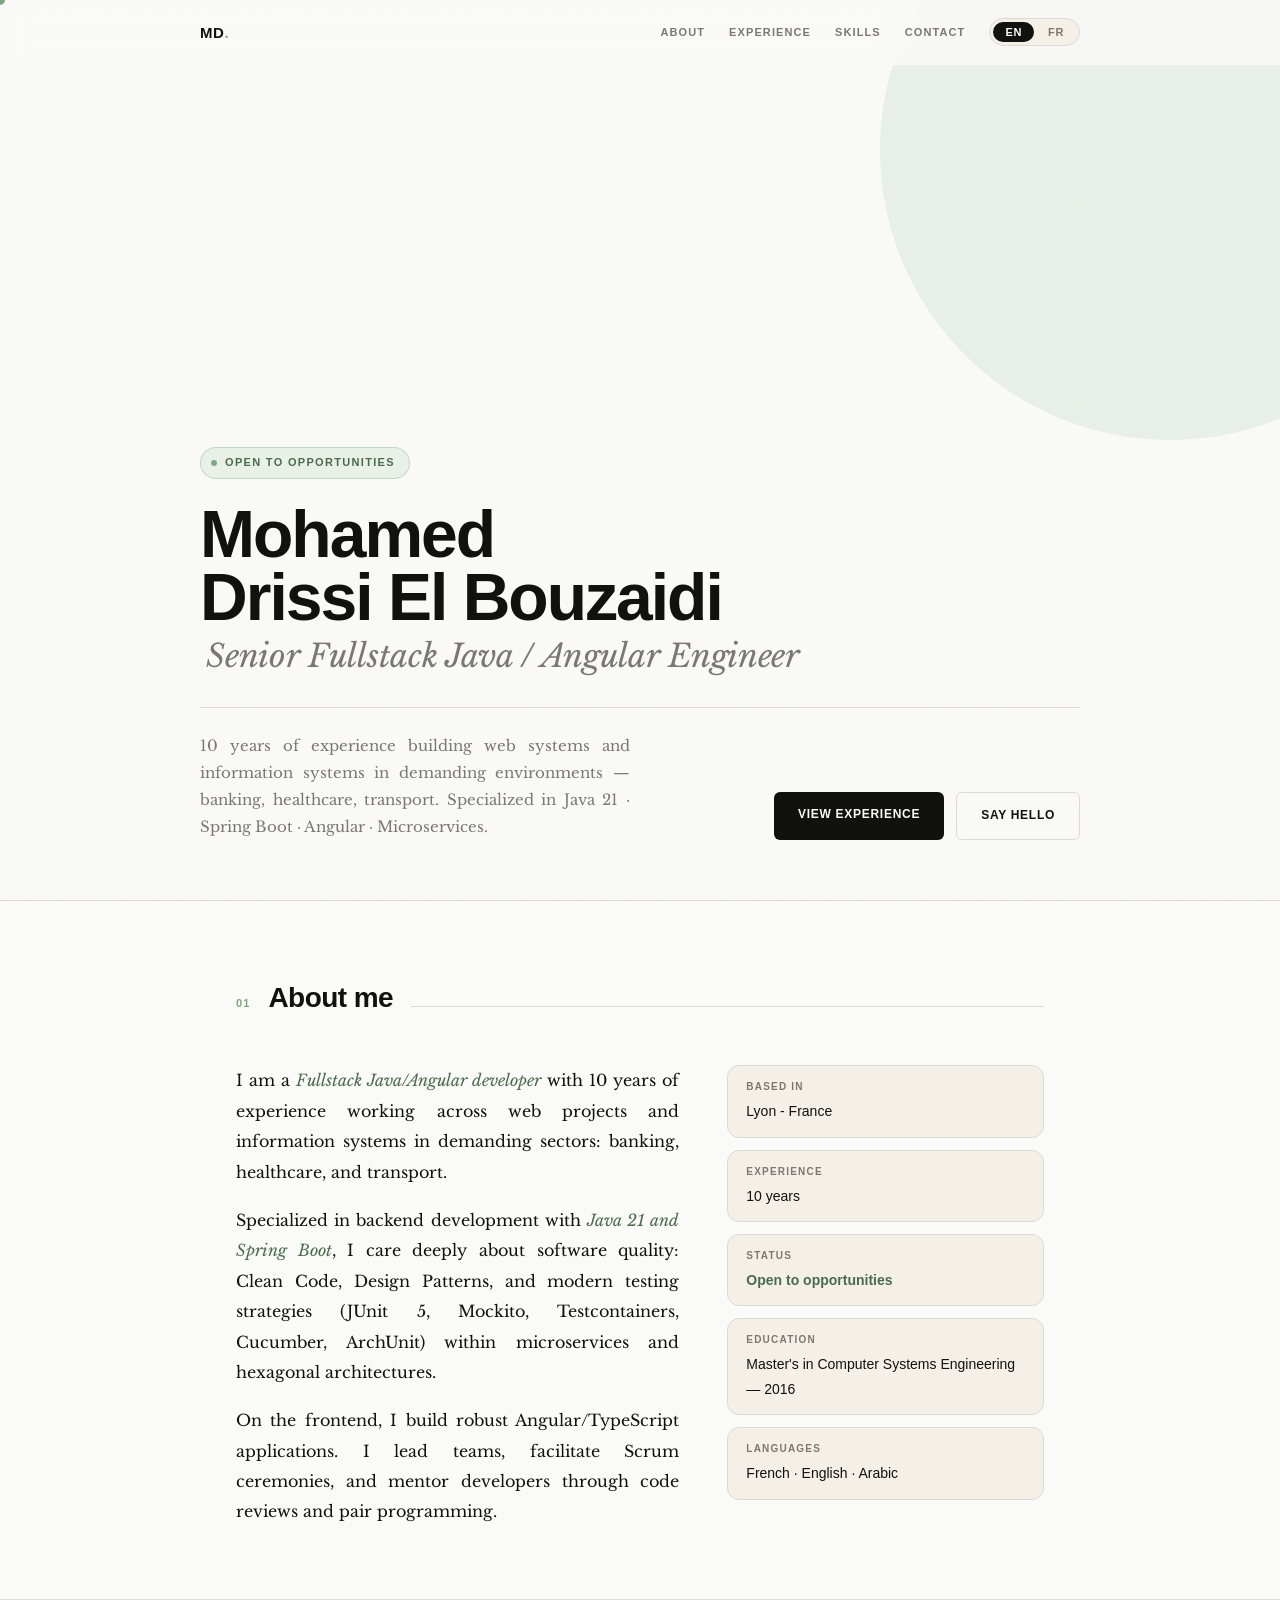
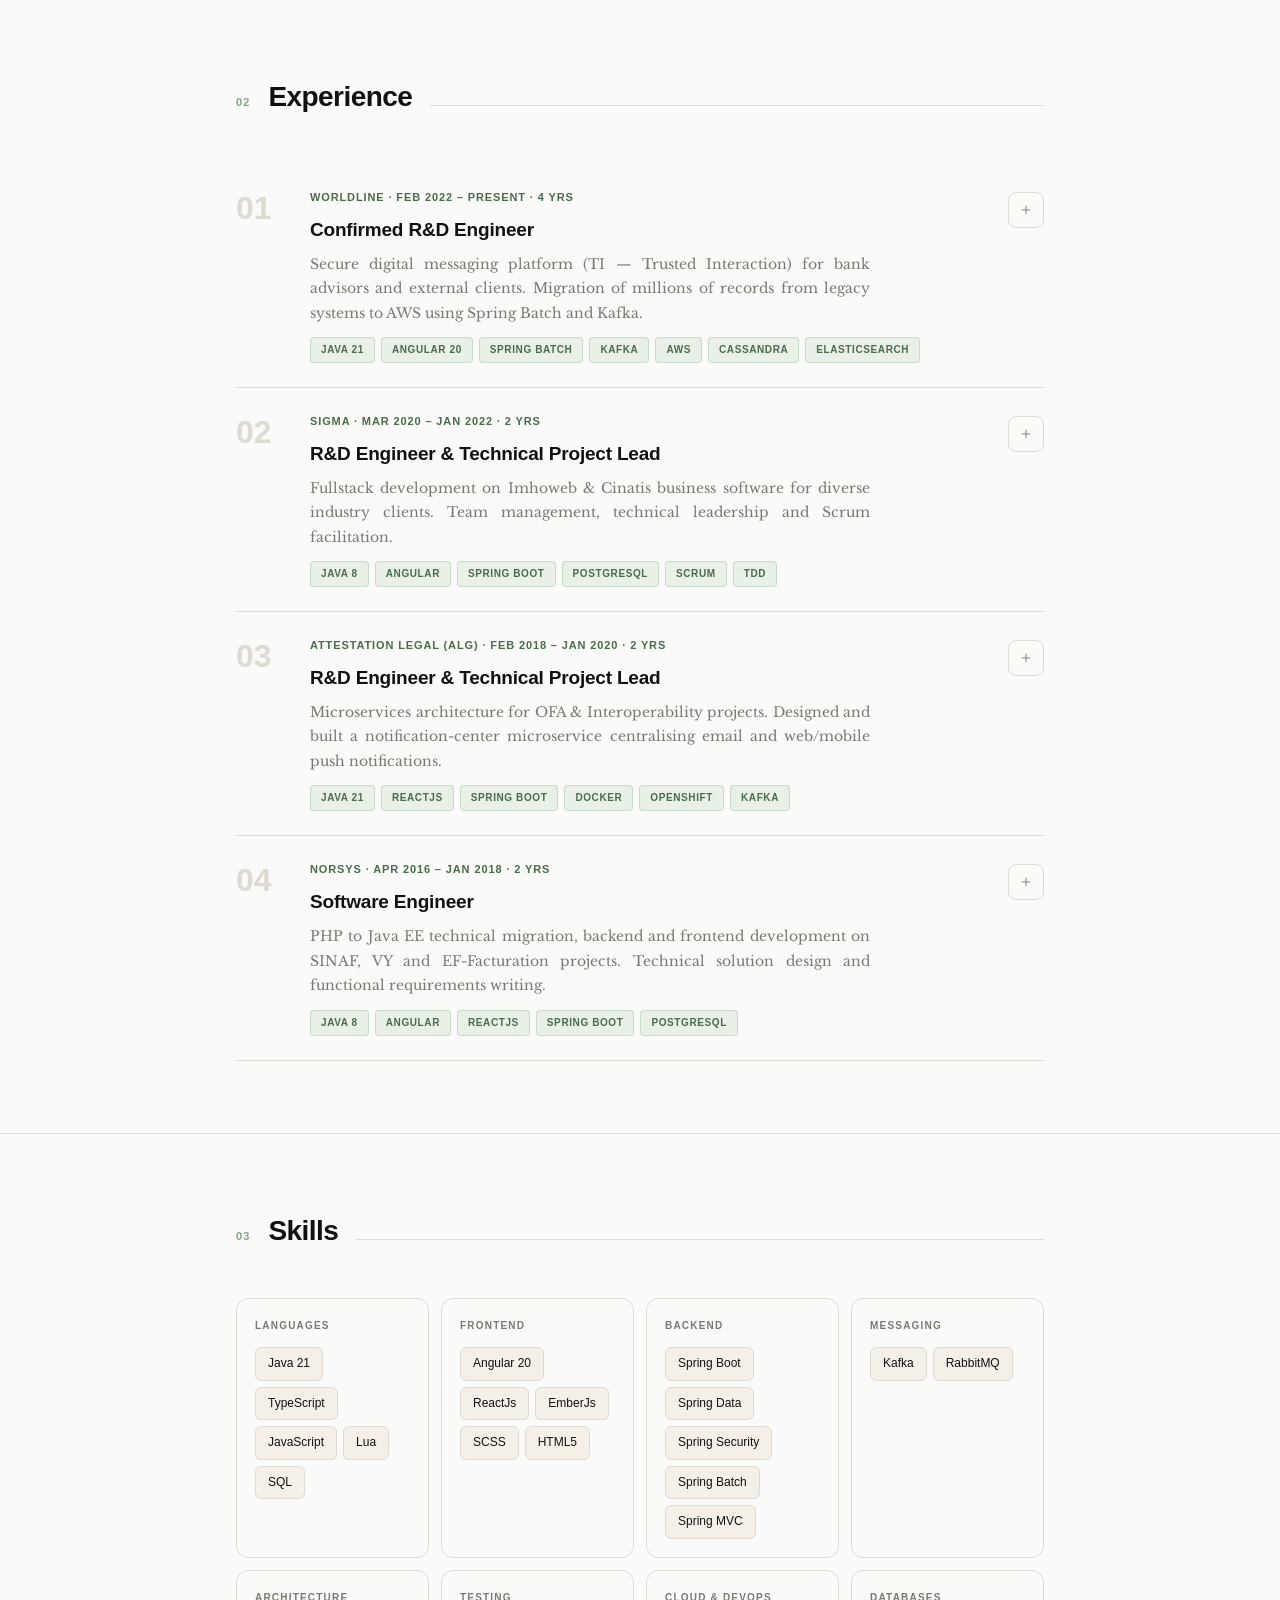
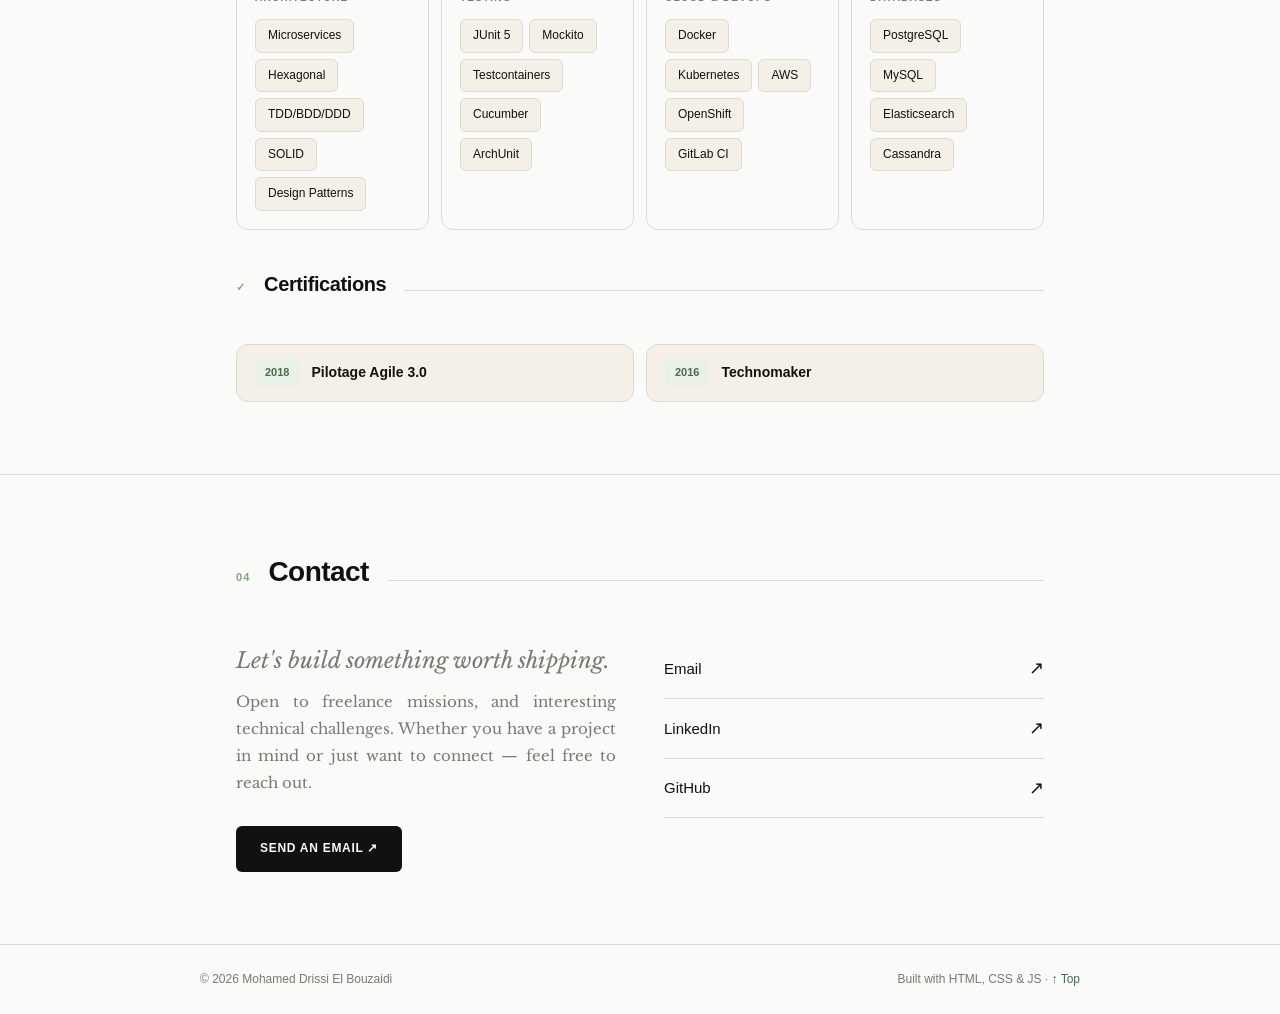
<file: index.html>
<!DOCTYPE html>
<html lang="en">
<head>
  <meta charset="UTF-8" />
  <meta name="viewport" content="width=device-width, initial-scale=1.0" />
  <meta name="description" content="Mohamed Drissi El Bouzaidi — Fullstack Java/Angular Developer with 10 years of experience in software development." />
  <title>Mohamed Drissi El Bouzaidi — Fullstack Developer</title>
  <link rel="preconnect" href="https://fonts.googleapis.com" />
  <link href="https://fonts.googleapis.com/css2?family=Libre+Baskerville:ital,wght@0,400;0,700;1,400&family=Syne:wght@400;500;600;700;800&display=swap" rel="stylesheet" />
  <link rel="stylesheet" href="style.css" />
</head>
<body class="lang-en">

<!-- Custom cursor -->
<div class="cursor" id="cursor"></div>

<!-- Back to top -->
<a href="#hero" class="back-to-top" id="back-to-top" aria-label="Back to top">↑</a>

<!-- ─── MODAL ─── -->
<div class="modal-overlay" id="modal-overlay" role="dialog" aria-modal="true" aria-label="Project detail">
  <div class="modal" id="modal-box">
    <button class="modal-close" id="modal-close" aria-label="Close">✕</button>
    <div id="modal-content"></div>
  </div>
</div>

<!-- ─── NAV ─── -->
<nav>
  <div class="nav-inner">
    <a class="nav-logo" href="#hero">MD<em>.</em></a>
    <ul class="nav-links">
      <li class="hide-sm"><a href="#about"><span data-lang="en">About</span><span data-lang="fr">À propos</span></a></li>
      <li class="hide-sm"><a href="#projects"><span data-lang="en">Experience</span><span data-lang="fr">Expériences</span></a></li>
      <li class="hide-sm"><a href="#skills"><span data-lang="en">Skills</span><span data-lang="fr">Compétences</span></a></li>
      <li class="hide-sm"><a href="#contact">Contact</a></li>
      <li>
        <div class="lang-toggle" role="group" aria-label="Language">
          <button class="lang-btn active" data-target="en">EN</button>
          <button class="lang-btn" data-target="fr">FR</button>
        </div>
      </li>
    </ul>
  </div>
</nav>

<!-- ─── HERO ─── -->
<section id="hero">
  <div class="hero-bg-circle" aria-hidden="true"></div>
  <div class="hero-bg-grain" aria-hidden="true"></div>
  <div class="hero-content">
    <div class="hero-tag">
      <span class="hero-tag-dot" aria-hidden="true"></span>
      <span data-lang="en">Open to opportunities</span>
      <span data-lang="fr">Disponible</span>
    </div>
    <h1 class="hero-name">
      Mohamed<br>Drissi El Bouzaidi
      <span class="line2">
        <span data-lang="en">Senior Fullstack Java / Angular Engineer</span>
        <span data-lang="fr">Développeur Fullstack Java / Angular Senior</span>
      </span>
    </h1>
    <div class="hero-foot">
      <p class="hero-desc">
        <span data-lang="en">10 years of experience building web systems and information systems in demanding environments — banking, healthcare, transport. Specialized in Java 21 · Spring Boot · Angular · Microservices.</span>
        <span data-lang="fr">10 ans d'expérience sur des projets web et systèmes d'information dans des environnements exigeants — banque, santé, transport. Spécialisé en Java 21 · Spring Boot · Angular · Microservices.</span>
      </p>
      <div class="hero-cta">
        <a href="#projects" class="btn btn-solid">
          <span data-lang="en">View experience</span>
          <span data-lang="fr">Mes expériences</span>
        </a>
        <a href="#contact" class="btn btn-ghost">
          <span data-lang="en">Say hello</span>
          <span data-lang="fr">Me contacter</span>
        </a>
      </div>
    </div>
  </div>
</section>

<!-- ─── ABOUT ─── -->
<section id="about">
  <div class="section-wrap">
    <div class="section-head reveal">
      <span class="section-num">01</span>
      <h2 class="section-title">
        <span data-lang="en">About me</span>
        <span data-lang="fr">À propos</span>
      </h2>
      <div class="section-rule"></div>
    </div>
    <div class="about-layout reveal">
      <div class="about-bio">
        <div data-lang="en">
          <p>I am a <em>Fullstack Java/Angular developer</em> with 10 years of experience working across web projects and information systems in demanding sectors: banking, healthcare, and transport.</p>
          <p>Specialized in backend development with <em>Java 21 and Spring Boot</em>, I care deeply about software quality: Clean Code, Design Patterns, and modern testing strategies (JUnit 5, Mockito, Testcontainers, Cucumber, ArchUnit) within microservices and hexagonal architectures.</p>
          <p>On the frontend, I build robust Angular/TypeScript applications. I lead teams, facilitate Scrum ceremonies, and mentor developers through code reviews and pair programming.</p>
        </div>
        <div data-lang="fr">
          <p>Je suis un <em>développeur Fullstack Java/Angular</em> avec 10 ans d'expérience sur des projets web et systèmes d'information dans des secteurs exigeants: banque, santé, transport.</p>
          <p>Spécialisé en développement back-end avec <em>Java 21 et Spring Boot</em>, je veille à la qualité logicielle : Clean Code, Design Patterns, stratégies de tests modernes (JUnit 5, Mockito, Testcontainers, Cucumber, ArchUnit) dans des architectures microservices et hexagonales.</p>
          <p>Côté front-end, je développe des applications Angular/TypeScript robustes, j'anime les cérémonies Scrum et j'accompagne les développeurs via des revues de code et du pair programming.</p>
        </div>
      </div>
      <div class="about-sidebar">
        <div class="sidebar-card">
          <div class="sidebar-label"><span data-lang="en">Based in</span><span data-lang="fr">Localisation</span></div>
          <div class="sidebar-val">Lyon - France</div>
        </div>
        <div class="sidebar-card">
          <div class="sidebar-label"><span data-lang="en">Experience</span><span data-lang="fr">Expérience</span></div>
          <div class="sidebar-val">10 <span data-lang="en">years</span><span data-lang="fr">ans</span></div>
        </div>
        <div class="sidebar-card">
          <div class="sidebar-label"><span data-lang="en">Status</span><span data-lang="fr">Statut</span></div>
          <div class="sidebar-val" style="color:var(--sage-dk)">
            <span data-lang="en"><b>Open to opportunities</b></span>
            <span data-lang="fr"><b>Disponible</b></span>
          </div>
        </div>
        <div class="sidebar-card">
          <div class="sidebar-label"><span data-lang="en">Education</span><span data-lang="fr">Formation</span></div>
          <div class="sidebar-val">
            <span data-lang="en">Master's in Computer Systems Engineering — 2016</span>
            <span data-lang="fr">Master: Ingénierie des systèmes informatique — 2016</span>
          </div>
        </div>
        <div class="sidebar-card">
          <div class="sidebar-label"><span data-lang="en">Languages</span><span data-lang="fr">Langues</span></div>
          <div class="sidebar-val">
            <span data-lang="en">French · English · Arabic</span>
            <span data-lang="fr">Français · Anglais · Arabe</span>
          </div>
        </div>
      </div>
    </div>
  </div>
</section>

<!-- ─── EXPERIENCE / PROJECTS ─── -->
<section id="projects">
  <div class="section-wrap">
    <div class="section-head reveal">
      <span class="section-num">02</span>
      <h2 class="section-title">
        <span data-lang="en">Experience</span>
        <span data-lang="fr">Expériences</span>
      </h2>
      <div class="section-rule"></div>
    </div>

    <!-- Worldline -->
    <div class="project-item reveal" data-modal="worldline" role="button" tabindex="0" aria-label="View Worldline details">
      <div class="project-num-big" aria-hidden="true">01</div>
      <div>
        <div class="project-company">
          Worldline ·
          <span data-lang="en">Feb 2022 – Present · 4 yrs</span>
          <span data-lang="fr">Fév 2022 – Présent · 4 ans</span>
        </div>
        <div class="project-title">
          <span data-lang="en">Confirmed R&D Engineer</span>
          <span data-lang="fr">Ingénieur d'études et développement confirmé</span>
        </div>
        <p class="project-desc">
          <span data-lang="en">Secure digital messaging platform (TI — Trusted Interaction) for bank advisors and external clients. Migration of millions of records from legacy systems to AWS using Spring Batch and Kafka.</span>
          <span data-lang="fr">Plateforme de messagerie sécurisée (TI — Trusted Interaction) pour conseillers bancaires. Migration de millions de données depuis un environnement legacy vers AWS avec Spring Batch et Kafka.</span>
        </p>
        <div class="tags">
          <span class="tag">Java 21</span><span class="tag">Angular 20</span><span class="tag">Spring Batch</span>
          <span class="tag">Kafka</span><span class="tag">AWS</span><span class="tag">Cassandra</span><span class="tag">Elasticsearch</span>
        </div>
      </div>
      <div class="arrow-box" aria-hidden="true">+</div>
    </div>

    <!-- SIGMA -->
    <div class="project-item reveal" data-modal="sigma" role="button" tabindex="0" aria-label="View SIGMA details">
      <div class="project-num-big" aria-hidden="true">02</div>
      <div>
        <div class="project-company">
          SIGMA ·
          <span data-lang="en">Mar 2020 – Jan 2022 · 2 yrs</span>
          <span data-lang="fr">Mars 2020 – Jan 2022 · 2 ans</span>
        </div>
        <div class="project-title">
          <span data-lang="en">R&D Engineer & Technical Project Lead</span>
          <span data-lang="fr">Ingénieur d'études & Chef de projet technique</span>
        </div>
        <p class="project-desc">
          <span data-lang="en">Fullstack development on Imhoweb & Cinatis business software for diverse industry clients. Team management, technical leadership and Scrum facilitation.</span>
          <span data-lang="fr">Développement fullstack sur les logiciels métier Imhoweb & Cinatis. Gestion d'équipe, lead technique et animation des rituels Scrum.</span>
        </p>
        <div class="tags">
          <span class="tag">Java 8</span><span class="tag">Angular</span><span class="tag">Spring Boot</span>
          <span class="tag">PostgreSQL</span><span class="tag">Scrum</span><span class="tag">TDD</span>
        </div>
      </div>
      <div class="arrow-box" aria-hidden="true">+</div>
    </div>

    <!-- ALG -->
    <div class="project-item reveal" data-modal="alg" role="button" tabindex="0" aria-label="View ALG details">
      <div class="project-num-big" aria-hidden="true">03</div>
      <div>
        <div class="project-company">
          Attestation Legal (ALG) ·
          <span data-lang="en">Feb 2018 – Jan 2020 · 2 yrs</span>
          <span data-lang="fr">Fév 2018 – Jan 2020 · 2 ans</span>
        </div>
        <div class="project-title">
          <span data-lang="en">R&D Engineer & Technical Project Lead</span>
          <span data-lang="fr">Ingénieur d'études & Chef de projet technique</span>
        </div>
        <p class="project-desc">
          <span data-lang="en">Microservices architecture for OFA & Interoperability projects. Designed and built a notification-center microservice centralising email and web/mobile push notifications.</span>
          <span data-lang="fr">Architecture microservices sur les projets OFA & Interoperability. Conception du micro-service notification-center centralisant les notifications emails et web/mobile.</span>
        </p>
        <div class="tags">
          <span class="tag">Java 21</span><span class="tag">ReactJs</span><span class="tag">Spring Boot</span>
          <span class="tag">Docker</span><span class="tag">OpenShift</span><span class="tag">Kafka</span>
        </div>
      </div>
      <div class="arrow-box" aria-hidden="true">+</div>
    </div>

    <!-- NORSYS -->
    <div class="project-item reveal" data-modal="norsys" role="button" tabindex="0" aria-label="View NORSYS details">
      <div class="project-num-big" aria-hidden="true">04</div>
      <div>
        <div class="project-company">
          NORSYS ·
          <span data-lang="en">Apr 2016 – Jan 2018 · 2 yrs</span>
          <span data-lang="fr">Avr 2016 – Jan 2018 · 2 ans</span>
        </div>
        <div class="project-title">
          <span data-lang="en">Software Engineer</span>
          <span data-lang="fr">Ingénieur Développement</span>
        </div>
        <p class="project-desc">
          <span data-lang="en">PHP to Java EE technical migration, backend and frontend development on SINAF, VY and EF-Facturation projects. Technical solution design and functional requirements writing.</span>
          <span data-lang="fr">Migration PHP vers Java EE, développement backend et frontend sur les projets SINAF, VY et EF-Facturation. Conception des solutions techniques et rédaction des besoins fonctionnels.</span>
        </p>
        <div class="tags">
          <span class="tag">Java 8</span><span class="tag">Angular</span><span class="tag">ReactJs</span>
          <span class="tag">Spring Boot</span><span class="tag">PostgreSQL</span>
        </div>
      </div>
      <div class="arrow-box" aria-hidden="true">+</div>
    </div>

  </div>
</section>

<!-- ─── SKILLS ─── -->
<section id="skills">
  <div class="section-wrap">
    <div class="section-head reveal">
      <span class="section-num">03</span>
      <h2 class="section-title">
        <span data-lang="en">Skills</span>
        <span data-lang="fr">Compétences</span>
      </h2>
      <div class="section-rule"></div>
    </div>
    <div class="skills-grid reveal">
      <div class="skill-group">
        <div class="skill-group-name"><span data-lang="en">Languages</span><span data-lang="fr">Langages</span></div>
        <div class="skill-items">
          <span class="skill-pill">Java 21</span><span class="skill-pill">TypeScript</span>
          <span class="skill-pill">JavaScript</span><span class="skill-pill">Lua</span><span class="skill-pill">SQL</span>
        </div>
      </div>
      <div class="skill-group">
        <div class="skill-group-name">Frontend</div>
        <div class="skill-items">
          <span class="skill-pill">Angular 20</span><span class="skill-pill">ReactJs</span>
          <span class="skill-pill">EmberJs</span><span class="skill-pill">SCSS</span><span class="skill-pill">HTML5</span>
        </div>
      </div>
      <div class="skill-group">
        <div class="skill-group-name">Backend</div>
        <div class="skill-items">
          <span class="skill-pill">Spring Boot</span><span class="skill-pill">Spring Data</span>
          <span class="skill-pill">Spring Security</span><span class="skill-pill">Spring Batch</span>
          <span class="skill-pill">Spring MVC</span>
        </div>
      </div>
      <div class="skill-group">
        <div class="skill-group-name"><span data-lang="en">Messaging</span><span data-lang="fr">Asynchrone</span></div>
        <div class="skill-items">
          <span class="skill-pill">Kafka</span><span class="skill-pill">RabbitMQ</span>
        </div>
      </div>
      <div class="skill-group">
        <div class="skill-group-name">Architecture</div>
        <div class="skill-items">
          <span class="skill-pill">Microservices</span><span class="skill-pill">Hexagonal</span>
          <span class="skill-pill">TDD/BDD/DDD</span><span class="skill-pill">SOLID</span>
          <span class="skill-pill">Design Patterns</span>
        </div>
      </div>
      <div class="skill-group">
        <div class="skill-group-name"><span data-lang="en">Testing</span><span data-lang="fr">Tests</span></div>
        <div class="skill-items">
          <span class="skill-pill">JUnit 5</span><span class="skill-pill">Mockito</span>
          <span class="skill-pill">Testcontainers</span><span class="skill-pill">Cucumber</span><span class="skill-pill">ArchUnit</span>
        </div>
      </div>
      <div class="skill-group">
        <div class="skill-group-name">Cloud & DevOps</div>
        <div class="skill-items">
          <span class="skill-pill">Docker</span><span class="skill-pill">Kubernetes</span>
          <span class="skill-pill">AWS</span><span class="skill-pill">OpenShift</span><span class="skill-pill">GitLab CI</span>
        </div>
      </div>
      <div class="skill-group">
        <div class="skill-group-name"><span data-lang="en">Databases</span><span data-lang="fr">Bases de données</span></div>
        <div class="skill-items">
          <span class="skill-pill">PostgreSQL</span><span class="skill-pill">MySQL</span>
          <span class="skill-pill">Elasticsearch</span><span class="skill-pill">Cassandra</span>
        </div>
      </div>
    </div>

    <!-- Certifications -->
    <div class="section-head reveal" style="margin-top:3rem">
      <span class="section-num">✓</span>
      <h3 class="section-title" style="font-size:20px">
        <span data-lang="en">Certifications</span>
        <span data-lang="fr">Certifications</span>
      </h3>
      <div class="section-rule"></div>
    </div>
    <div class="cert-grid reveal">
      <div class="cert-card">
        <span class="cert-year">2018</span>
        <span class="cert-name">Pilotage Agile 3.0</span>
      </div>
      <div class="cert-card">
        <span class="cert-year">2016</span>
        <span class="cert-name">Technomaker</span>
      </div>
    </div>
  </div>
</section>

<!-- ─── CONTACT ─── -->
<section id="contact">
  <div class="section-wrap">
    <div class="section-head reveal">
      <span class="section-num">04</span>
      <h2 class="section-title">Contact</h2>
      <div class="section-rule"></div>
    </div>
    <div class="contact-layout reveal">
      <div>
        <h3 class="contact-headline">
          <span data-lang="en">Let's build something worth shipping.</span>
          <span data-lang="fr">Construisons quelque chose qui compte.</span>
        </h3>
        <p class="contact-sub">
          <span data-lang="en">Open to freelance missions, and interesting technical challenges. Whether you have a project in mind or just want to connect — feel free to reach out.</span>
          <span data-lang="fr">Disponible pour des missions freelance et défis techniques intéressants. Que vous ayez un projet en tête ou souhaitiez simplement échanger, n'hésitez pas à me contacter.</span>
        </p>
        <a href="mailto:mbouzaidi.pro@gmail.com" class="btn btn-solid">
          <span data-lang="en">Send an email ↗</span>
          <span data-lang="fr">Envoyer un email ↗</span>
        </a>
      </div>
      <div class="contact-links">
        <a class="contact-link" href="mailto:mbouzaidi.pro@gmail.com">
          <span>Email</span><span class="link-arrow">↗</span>
        </a>
        <a class="contact-link" href="https://www.linkedin.com/in/mohamed-drissi-el-bouzaidi-27b735a4/" target="_blank" rel="noopener">
          <span>LinkedIn</span><span class="link-arrow">↗</span>
        </a>
        <a class="contact-link" href="https://github.com/MohamedElBouzaidi" target="_blank" rel="noopener">
          <span>GitHub</span><span class="link-arrow">↗</span>
        </a>
      </div>
    </div>
  </div>
</section>

<!-- ─── FOOTER ─── -->
<footer>
  <div class="footer-inner">
    <p>© <span id="yr"></span> Mohamed Drissi El Bouzaidi</p>
    <p>
      <span data-lang="en">Built with HTML, CSS & JS</span>
      <span data-lang="fr">Développé en HTML, CSS & JS</span>
      · <a href="#hero"><span data-lang="en">↑ Top</span><span data-lang="fr">↑ Haut</span></a>
    </p>
  </div>
</footer>

<script src="script.js"></script>
</body>
</html>
</file>
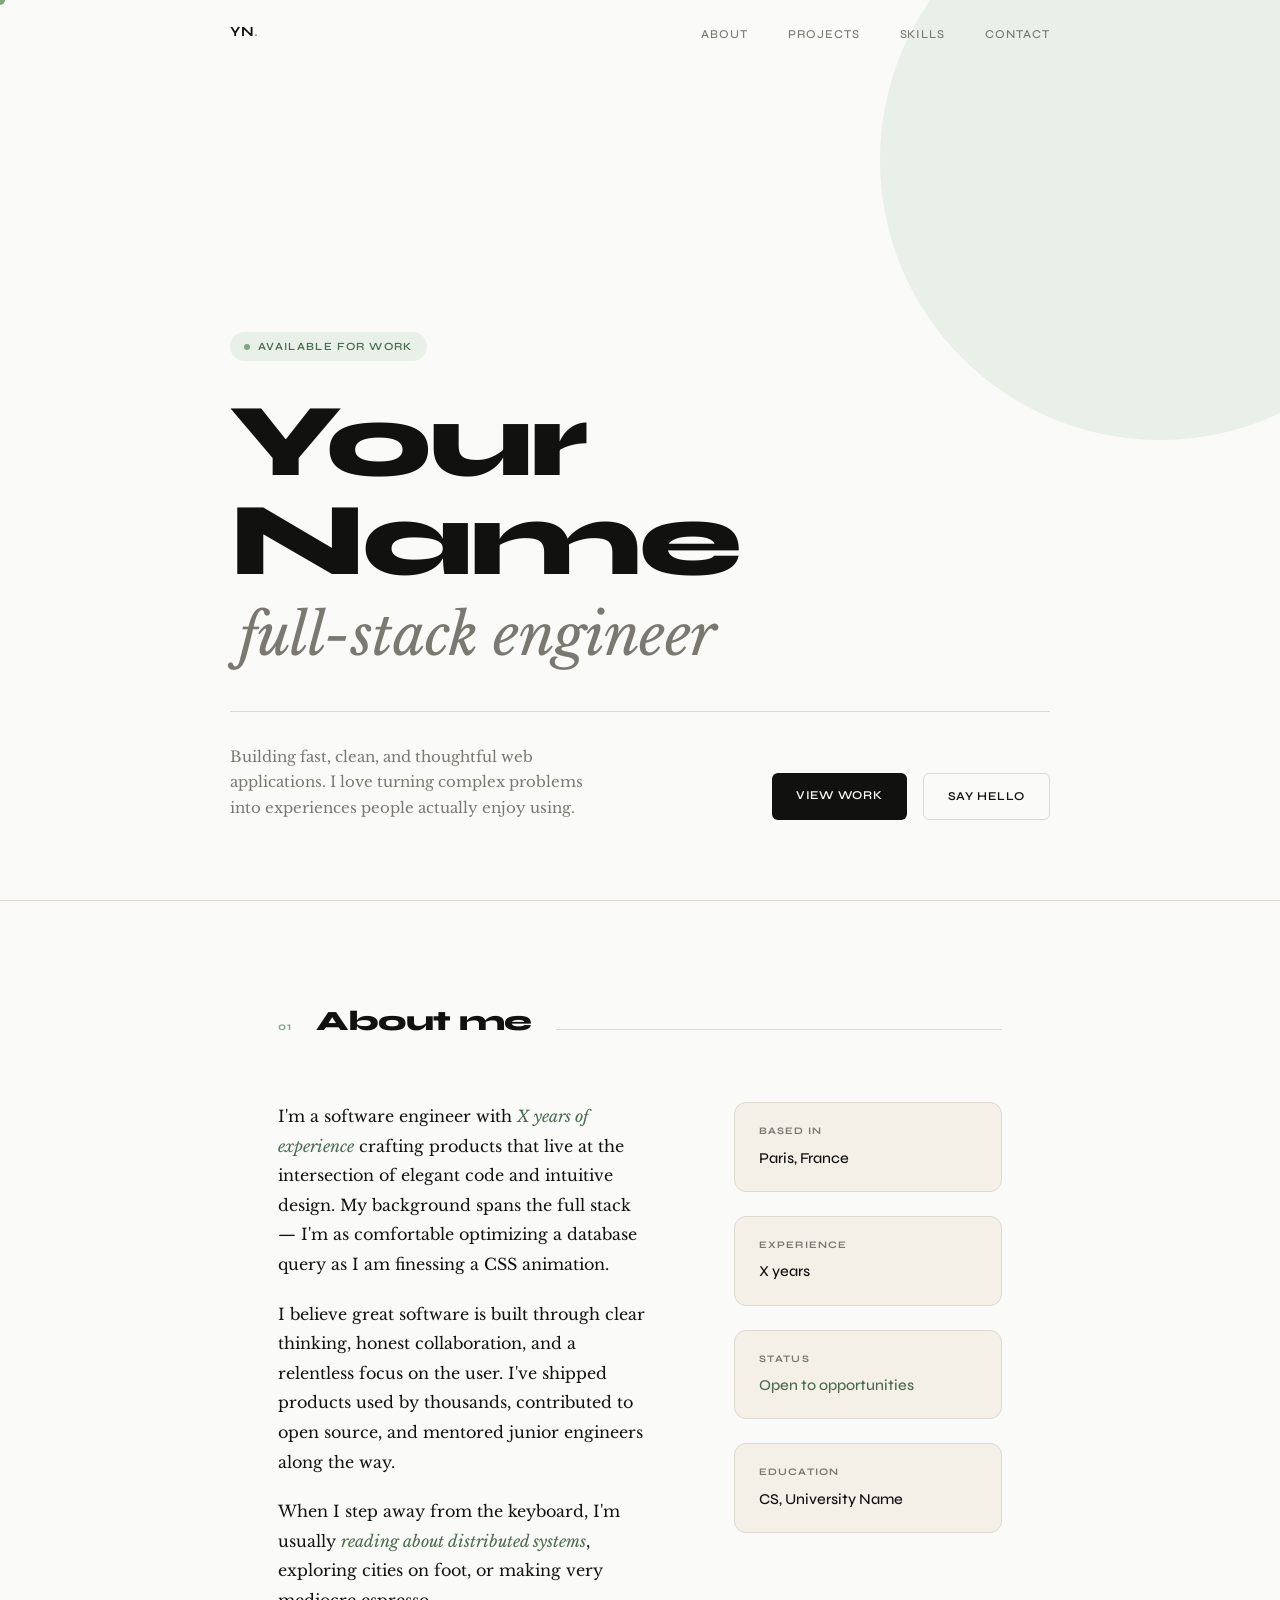
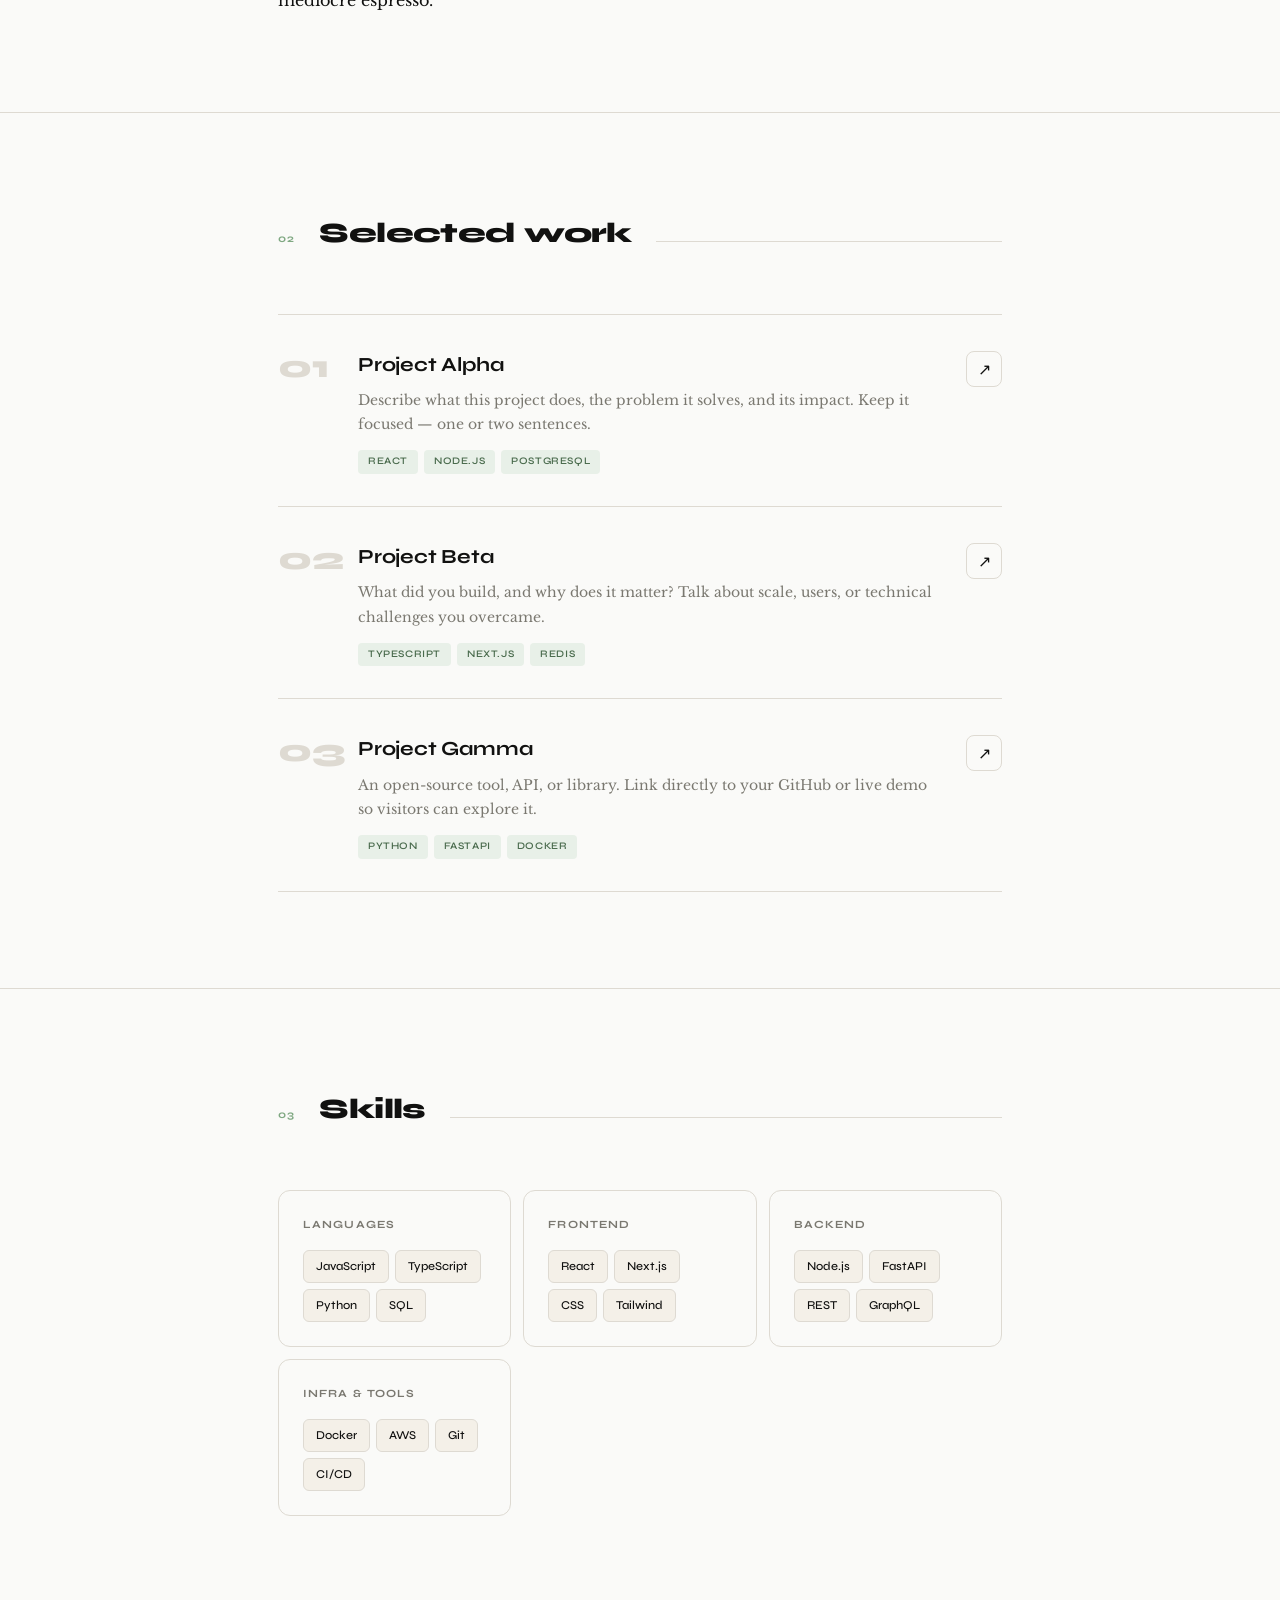
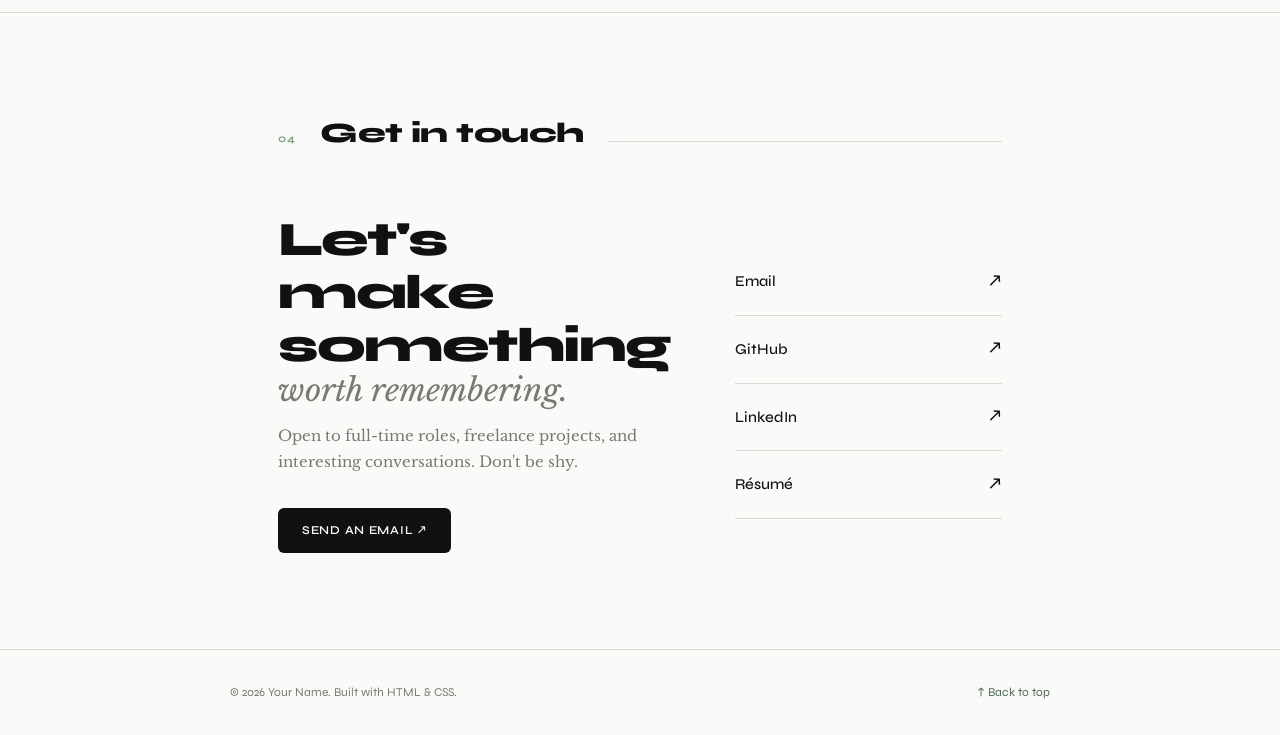
<file: portfolio.html>
<!DOCTYPE html>
<html lang="en">
<head>
  <meta charset="UTF-8" />
  <meta name="viewport" content="width=device-width, initial-scale=1.0" />
  <title>Your Name — Developer</title>
  <link rel="preconnect" href="https://fonts.googleapis.com" />
  <link href="https://fonts.googleapis.com/css2?family=Libre+Baskerville:ital,wght@0,400;0,700;1,400&family=Syne:wght@400;500;600;700;800&display=swap" rel="stylesheet" />
  <style>
    *, *::before, *::after { box-sizing: border-box; margin: 0; padding: 0; }

    :root {
      --white:   #FAFAF8;
      --ink:     #111110;
      --sage:    #7FA882;
      --sage-lt: #E8F0E8;
      --sage-dk: #4A6B4D;
      --warm:    #F4F0E8;
      --border:  #DEDAD2;
      --muted:   #7A7870;
      --serif:   'Libre Baskerville', Georgia, serif;
      --display: 'Syne', sans-serif;
      --radius:  12px;
      --max:     820px;
    }

    html { scroll-behavior: smooth; }

    body {
      background: var(--white);
      color: var(--ink);
      font-family: var(--serif);
      font-size: 16px;
      line-height: 1.75;
      -webkit-font-smoothing: antialiased;
      cursor: none;
    }

    .cursor {
      position: fixed;
      width: 10px; height: 10px;
      background: var(--sage);
      border-radius: 50%;
      pointer-events: none;
      z-index: 9999;
      transform: translate(-50%, -50%);
      transition: transform 0.08s ease, width 0.2s ease, height 0.2s ease;
      mix-blend-mode: multiply;
    }
    .cursor.hovered { width: 32px; height: 32px; opacity: 0.35; }

    nav {
      position: fixed;
      top: 0; left: 0; right: 0;
      z-index: 500;
      padding: 0 3rem;
    }
    .nav-inner {
      max-width: var(--max);
      margin: 0 auto;
      display: flex;
      align-items: center;
      justify-content: space-between;
      height: 64px;
    }
    .nav-logo {
      font-family: var(--display);
      font-weight: 700;
      font-size: 14px;
      letter-spacing: 0.05em;
      text-decoration: none;
      color: var(--ink);
    }
    .nav-logo em { color: var(--sage); font-style: normal; }
    .nav-links { display: flex; gap: 2.5rem; list-style: none; }
    .nav-links a {
      font-family: var(--display);
      font-size: 12px;
      font-weight: 500;
      letter-spacing: 0.08em;
      text-transform: uppercase;
      color: var(--muted);
      text-decoration: none;
      transition: color 0.15s;
    }
    .nav-links a:hover { color: var(--ink); }

    #hero {
      min-height: 100vh;
      display: flex;
      flex-direction: column;
      justify-content: flex-end;
      padding: 0 3rem 5rem;
      position: relative;
      overflow: hidden;
    }
    .hero-bg-circle {
      position: absolute;
      top: -120px; right: -160px;
      width: 560px; height: 560px;
      background: var(--sage-lt);
      border-radius: 50%;
      z-index: 0;
    }
    .hero-content {
      max-width: var(--max);
      width: 100%;
      margin: 0 auto;
      position: relative;
      z-index: 1;
    }
    .hero-tag {
      display: inline-flex;
      align-items: center;
      gap: 8px;
      font-family: var(--display);
      font-size: 11px;
      font-weight: 600;
      letter-spacing: 0.12em;
      text-transform: uppercase;
      color: var(--sage-dk);
      background: var(--sage-lt);
      padding: 5px 14px;
      border-radius: 100px;
      margin-bottom: 2rem;
    }
    .hero-tag::before {
      content: '';
      width: 6px; height: 6px;
      background: var(--sage);
      border-radius: 50%;
      animation: pulse 2s infinite;
    }
    @keyframes pulse {
      0%, 100% { opacity: 1; transform: scale(1); }
      50% { opacity: 0.5; transform: scale(0.7); }
    }
    .hero-name {
      font-family: var(--display);
      font-weight: 800;
      font-size: clamp(3.2rem, 9vw, 6.5rem);
      line-height: 0.95;
      letter-spacing: -0.03em;
      margin-bottom: 2rem;
    }
    .hero-name .line2 {
      display: block;
      color: var(--muted);
      font-weight: 400;
      font-style: italic;
      font-family: var(--serif);
      font-size: 0.55em;
      letter-spacing: -0.01em;
      padding-left: 0.15em;
      margin-top: 0.3em;
    }
    .hero-foot {
      display: flex;
      justify-content: space-between;
      align-items: flex-end;
      margin-top: 3rem;
      padding-top: 2rem;
      border-top: 1px solid var(--border);
    }
    .hero-desc {
      max-width: 380px;
      font-size: 15px;
      color: var(--muted);
      line-height: 1.7;
    }
    .hero-cta { display: flex; gap: 1rem; }
    .btn {
      font-family: var(--display);
      font-size: 12px;
      font-weight: 600;
      letter-spacing: 0.06em;
      text-transform: uppercase;
      padding: 12px 24px;
      border-radius: 6px;
      text-decoration: none;
      transition: all 0.18s ease;
      display: inline-block;
    }
    .btn-solid { background: var(--ink); color: var(--white); }
    .btn-solid:hover { background: var(--sage-dk); }
    .btn-ghost { background: transparent; color: var(--ink); border: 1.5px solid var(--border); }
    .btn-ghost:hover { border-color: var(--sage); color: var(--sage-dk); }

    .section-wrap {
      max-width: var(--max);
      margin: 0 auto;
      padding: 6rem 3rem;
    }
    section + section { border-top: 1px solid var(--border); }

    .section-head {
      display: flex;
      align-items: baseline;
      gap: 1.5rem;
      margin-bottom: 3.5rem;
    }
    .section-num {
      font-family: var(--display);
      font-size: 11px;
      font-weight: 700;
      color: var(--sage);
      letter-spacing: 0.1em;
    }
    .section-title {
      font-family: var(--display);
      font-size: 28px;
      font-weight: 800;
      letter-spacing: -0.02em;
    }
    .section-rule { flex: 1; height: 1px; background: var(--border); }

    .about-layout {
      display: grid;
      grid-template-columns: 1.4fr 1fr;
      gap: 5rem;
      align-items: start;
    }
    @media (max-width: 640px) { .about-layout { grid-template-columns: 1fr; gap: 2.5rem; } }
    .about-bio p { font-size: 16px; line-height: 1.85; }
    .about-bio p + p { margin-top: 1.25rem; }
    .about-bio em { color: var(--sage-dk); font-style: italic; }
    .about-sidebar { display: flex; flex-direction: column; gap: 1.5rem; }
    .sidebar-card {
      background: var(--warm);
      border-radius: var(--radius);
      padding: 1.25rem 1.5rem;
      border: 1px solid var(--border);
    }
    .sidebar-label {
      font-family: var(--display);
      font-size: 10px;
      font-weight: 700;
      letter-spacing: 0.12em;
      text-transform: uppercase;
      color: var(--muted);
      margin-bottom: 4px;
    }
    .sidebar-val { font-family: var(--display); font-size: 15px; font-weight: 500; }

    .project-item {
      display: grid;
      grid-template-columns: 56px 1fr auto;
      gap: 1.5rem;
      align-items: start;
      padding: 2rem 0;
      border-bottom: 1px solid var(--border);
      text-decoration: none;
      color: inherit;
    }
    .project-item:first-child { border-top: 1px solid var(--border); }
    .project-item:hover .project-num-big { color: var(--sage); }
    .project-item:hover .arrow-box { background: var(--sage); border-color: var(--sage); color: var(--white); }
    .project-num-big {
      font-family: var(--display);
      font-size: 32px;
      font-weight: 800;
      color: var(--border);
      line-height: 1;
      transition: color 0.2s;
      padding-top: 4px;
    }
    .project-title {
      font-family: var(--display);
      font-size: 20px;
      font-weight: 700;
      margin-bottom: 0.4rem;
      letter-spacing: -0.01em;
    }
    .project-desc { font-size: 14px; color: var(--muted); margin-bottom: 0.85rem; }
    .tags { display: flex; flex-wrap: wrap; gap: 6px; }
    .tag {
      font-family: var(--display);
      font-size: 10px;
      font-weight: 600;
      letter-spacing: 0.06em;
      text-transform: uppercase;
      background: var(--sage-lt);
      color: var(--sage-dk);
      padding: 3px 10px;
      border-radius: 4px;
    }
    .arrow-box {
      width: 36px; height: 36px;
      border: 1.5px solid var(--border);
      border-radius: 8px;
      display: flex; align-items: center; justify-content: center;
      font-size: 16px;
      transition: all 0.18s;
      flex-shrink: 0;
      margin-top: 4px;
    }

    .skills-grid {
      display: grid;
      grid-template-columns: repeat(auto-fit, minmax(180px, 1fr));
      gap: 12px;
    }
    .skill-group {
      border: 1.5px solid var(--border);
      border-radius: var(--radius);
      padding: 1.5rem;
      position: relative;
      overflow: hidden;
      transition: border-color 0.2s;
    }
    .skill-group:hover { border-color: var(--sage); }
    .skill-group::before {
      content: '';
      position: absolute;
      top: 0; left: 0;
      width: 3px; height: 100%;
      background: var(--sage);
      opacity: 0;
      transition: opacity 0.2s;
    }
    .skill-group:hover::before { opacity: 1; }
    .skill-group-name {
      font-family: var(--display);
      font-size: 11px;
      font-weight: 700;
      letter-spacing: 0.1em;
      text-transform: uppercase;
      color: var(--muted);
      margin-bottom: 1rem;
    }
    .skill-items { display: flex; flex-wrap: wrap; gap: 6px; }
    .skill-pill {
      font-family: var(--display);
      font-size: 12px;
      font-weight: 500;
      color: var(--ink);
      background: var(--warm);
      padding: 5px 12px;
      border-radius: 6px;
      border: 1px solid var(--border);
    }

    .contact-layout {
      display: grid;
      grid-template-columns: 1fr 1fr;
      gap: 4rem;
      align-items: center;
    }
    @media (max-width: 600px) { .contact-layout { grid-template-columns: 1fr; } }
    .contact-headline {
      font-family: var(--display);
      font-size: clamp(2rem, 5vw, 3rem);
      font-weight: 800;
      letter-spacing: -0.03em;
      line-height: 1.1;
      margin-bottom: 1rem;
    }
    .contact-headline span {
      display: block;
      font-family: var(--serif);
      font-style: italic;
      font-weight: 400;
      font-size: 0.65em;
      color: var(--muted);
      letter-spacing: 0;
    }
    .contact-sub { color: var(--muted); font-size: 15px; margin-bottom: 2rem; }
    .contact-links { display: flex; flex-direction: column; }
    .contact-link {
      display: flex;
      align-items: center;
      justify-content: space-between;
      padding: 1.1rem 0;
      border-bottom: 1px solid var(--border);
      text-decoration: none;
      color: var(--ink);
      font-family: var(--display);
      font-size: 15px;
      font-weight: 500;
      transition: color 0.15s;
    }
    .contact-link:hover { color: var(--sage-dk); }
    .contact-link .link-arrow { font-size: 18px; transition: transform 0.15s; }
    .contact-link:hover .link-arrow { transform: translate(3px, -3px); }

    footer {
      border-top: 1px solid var(--border);
      padding: 2rem 3rem;
    }
    .footer-inner {
      max-width: var(--max);
      margin: 0 auto;
      display: flex;
      justify-content: space-between;
      align-items: center;
    }
    footer p { font-family: var(--display); font-size: 12px; color: var(--muted); }
    footer a { color: var(--sage-dk); text-decoration: none; }

    .reveal { opacity: 0; transform: translateY(20px); transition: opacity 0.6s ease, transform 0.6s ease; }
    .reveal.in { opacity: 1; transform: none; }
  </style>
</head>
<body>

<div class="cursor" id="cursor"></div>

<nav>
  <div class="nav-inner">
    <a class="nav-logo" href="#hero">YN<em>.</em></a>
    <ul class="nav-links">
      <li><a href="#about">About</a></li>
      <li><a href="#projects">Projects</a></li>
      <li><a href="#skills">Skills</a></li>
      <li><a href="#contact">Contact</a></li>
    </ul>
  </div>
</nav>

<section id="hero">
  <div class="hero-bg-circle"></div>
  <div class="hero-content">
    <div class="hero-tag">Available for work</div>
    <h1 class="hero-name">
      Your Name
      <span class="line2">full-stack engineer</span>
    </h1>
    <div class="hero-foot">
      <p class="hero-desc">
        Building fast, clean, and thoughtful web applications. I love turning complex problems into experiences people actually enjoy using.
      </p>
      <div class="hero-cta">
        <a href="#projects" class="btn btn-solid">View work</a>
        <a href="#contact" class="btn btn-ghost">Say hello</a>
      </div>
    </div>
  </div>
</section>

<section id="about">
  <div class="section-wrap">
    <div class="section-head reveal">
      <span class="section-num">01</span>
      <h2 class="section-title">About me</h2>
      <div class="section-rule"></div>
    </div>
    <div class="about-layout reveal">
      <div class="about-bio">
        <p>I'm a software engineer with <em>X years of experience</em> crafting products that live at the intersection of elegant code and intuitive design. My background spans the full stack — I'm as comfortable optimizing a database query as I am finessing a CSS animation.</p>
        <p>I believe great software is built through clear thinking, honest collaboration, and a relentless focus on the user. I've shipped products used by thousands, contributed to open source, and mentored junior engineers along the way.</p>
        <p>When I step away from the keyboard, I'm usually <em>reading about distributed systems</em>, exploring cities on foot, or making very mediocre espresso.</p>
      </div>
      <div class="about-sidebar">
        <div class="sidebar-card">
          <div class="sidebar-label">Based in</div>
          <div class="sidebar-val">Paris, France</div>
        </div>
        <div class="sidebar-card">
          <div class="sidebar-label">Experience</div>
          <div class="sidebar-val">X years</div>
        </div>
        <div class="sidebar-card">
          <div class="sidebar-label">Status</div>
          <div class="sidebar-val" style="color: var(--sage-dk);">Open to opportunities</div>
        </div>
        <div class="sidebar-card">
          <div class="sidebar-label">Education</div>
          <div class="sidebar-val">CS, University Name</div>
        </div>
      </div>
    </div>
  </div>
</section>

<section id="projects">
  <div class="section-wrap">
    <div class="section-head reveal">
      <span class="section-num">02</span>
      <h2 class="section-title">Selected work</h2>
      <div class="section-rule"></div>
    </div>
    <div>
      <a class="project-item reveal" href="#" target="_blank" rel="noopener">
        <div class="project-num-big">01</div>
        <div>
          <div class="project-title">Project Alpha</div>
          <p class="project-desc">Describe what this project does, the problem it solves, and its impact. Keep it focused — one or two sentences.</p>
          <div class="tags"><span class="tag">React</span><span class="tag">Node.js</span><span class="tag">PostgreSQL</span></div>
        </div>
        <div class="arrow-box">↗</div>
      </a>
      <a class="project-item reveal" href="#" target="_blank" rel="noopener">
        <div class="project-num-big">02</div>
        <div>
          <div class="project-title">Project Beta</div>
          <p class="project-desc">What did you build, and why does it matter? Talk about scale, users, or technical challenges you overcame.</p>
          <div class="tags"><span class="tag">TypeScript</span><span class="tag">Next.js</span><span class="tag">Redis</span></div>
        </div>
        <div class="arrow-box">↗</div>
      </a>
      <a class="project-item reveal" href="#" target="_blank" rel="noopener">
        <div class="project-num-big">03</div>
        <div>
          <div class="project-title">Project Gamma</div>
          <p class="project-desc">An open-source tool, API, or library. Link directly to your GitHub or live demo so visitors can explore it.</p>
          <div class="tags"><span class="tag">Python</span><span class="tag">FastAPI</span><span class="tag">Docker</span></div>
        </div>
        <div class="arrow-box">↗</div>
      </a>
    </div>
  </div>
</section>

<section id="skills">
  <div class="section-wrap">
    <div class="section-head reveal">
      <span class="section-num">03</span>
      <h2 class="section-title">Skills</h2>
      <div class="section-rule"></div>
    </div>
    <div class="skills-grid reveal">
      <div class="skill-group">
        <div class="skill-group-name">Languages</div>
        <div class="skill-items">
          <span class="skill-pill">JavaScript</span><span class="skill-pill">TypeScript</span><span class="skill-pill">Python</span><span class="skill-pill">SQL</span>
        </div>
      </div>
      <div class="skill-group">
        <div class="skill-group-name">Frontend</div>
        <div class="skill-items">
          <span class="skill-pill">React</span><span class="skill-pill">Next.js</span><span class="skill-pill">CSS</span><span class="skill-pill">Tailwind</span>
        </div>
      </div>
      <div class="skill-group">
        <div class="skill-group-name">Backend</div>
        <div class="skill-items">
          <span class="skill-pill">Node.js</span><span class="skill-pill">FastAPI</span><span class="skill-pill">REST</span><span class="skill-pill">GraphQL</span>
        </div>
      </div>
      <div class="skill-group">
        <div class="skill-group-name">Infra & Tools</div>
        <div class="skill-items">
          <span class="skill-pill">Docker</span><span class="skill-pill">AWS</span><span class="skill-pill">Git</span><span class="skill-pill">CI/CD</span>
        </div>
      </div>
    </div>
  </div>
</section>

<section id="contact">
  <div class="section-wrap">
    <div class="section-head reveal">
      <span class="section-num">04</span>
      <h2 class="section-title">Get in touch</h2>
      <div class="section-rule"></div>
    </div>
    <div class="contact-layout reveal">
      <div>
        <h3 class="contact-headline">Let's make something <span>worth remembering.</span></h3>
        <p class="contact-sub">Open to full-time roles, freelance projects, and interesting conversations. Don't be shy.</p>
        <a href="mailto:you@email.com" class="btn btn-solid">Send an email ↗</a>
      </div>
      <div class="contact-links">
        <a class="contact-link" href="mailto:you@email.com"><span>Email</span><span class="link-arrow">↗</span></a>
        <a class="contact-link" href="https://github.com/yourusername" target="_blank" rel="noopener"><span>GitHub</span><span class="link-arrow">↗</span></a>
        <a class="contact-link" href="https://linkedin.com/in/yourusername" target="_blank" rel="noopener"><span>LinkedIn</span><span class="link-arrow">↗</span></a>
        <a class="contact-link" href="/resume.pdf" target="_blank" rel="noopener"><span>Résumé</span><span class="link-arrow">↗</span></a>
      </div>
    </div>
  </div>
</section>

<footer>
  <div class="footer-inner">
    <p>© <span id="yr"></span> Your Name. Built with HTML & CSS.</p>
    <p><a href="#hero">↑ Back to top</a></p>
  </div>
</footer>

<script>
  document.getElementById('yr').textContent = new Date().getFullYear();

  const cursor = document.getElementById('cursor');
  document.addEventListener('mousemove', e => {
    cursor.style.left = e.clientX + 'px';
    cursor.style.top = e.clientY + 'px';
  });
  document.querySelectorAll('a, button').forEach(el => {
    el.addEventListener('mouseenter', () => cursor.classList.add('hovered'));
    el.addEventListener('mouseleave', () => cursor.classList.remove('hovered'));
  });

  const reveals = document.querySelectorAll('.reveal');
  const obs = new IntersectionObserver((entries) => {
    entries.forEach((e, i) => {
      if (e.isIntersecting) {
        setTimeout(() => e.target.classList.add('in'), i * 90);
        obs.unobserve(e.target);
      }
    });
  }, { threshold: 0.08 });
  reveals.forEach(el => obs.observe(el));
</script>
</body>
</html>
</file>
<file: style.css>
/* ─────────────────────────────────────────
   RESET & TOKENS
───────────────────────────────────────── */
*, *::before, *::after { box-sizing: border-box; margin: 0; padding: 0; }

:root {
  /* Palette */
  --white:    #FAFAF8;
  --ink:      #111110;
  --sage:     #7FA882;
  --sage-lt:  #E8F0E8;
  --sage-dk:  #4A6B4D;
  --warm:     #F4F0E8;
  --border:   #DEDAD2;
  --muted:    #7A7870;

  /* Typography */
  --serif:    'Libre Baskerville', Georgia, serif;
  --display:  -apple-system, BlinkMacSystemFont, "Segoe UI", Arial, sans-serif;

  /* Layout */
  --radius:   12px;
  --max:      880px;

  /* Spacing scale */
  --sp-xs:  0.5rem;
  --sp-sm:  1rem;
  --sp-md:  1.5rem;
  --sp-lg:  2.5rem;
  --sp-xl:  4rem;
  --sp-2xl: 6rem;
}

/* ─────────────────────────────────────────
   BASE
───────────────────────────────────────── */
html {
  scroll-behavior: smooth;
  font-size: 12px;
}

body {
  background: var(--white);
  color: var(--ink);
  font-family: var(--serif);
  line-height: 1.8;
  -webkit-font-smoothing: antialiased;
  cursor: none;
}

img { display: block; max-width: 100%; }

/* ─────────────────────────────────────────
   CUSTOM CURSOR
───────────────────────────────────────── */
.cursor {
  position: fixed;
  width: 10px;
  height: 10px;
  background: var(--sage);
  border-radius: 50%;
  pointer-events: none;
  z-index: 9999;
  transform: translate(-50%, -50%);
  transition: width .2s ease, height .2s ease, opacity .2s ease;
  mix-blend-mode: multiply;
}
.cursor.hovered {
  width: 32px;
  height: 32px;
  opacity: .35;
}

/* ─────────────────────────────────────────
   NAVIGATION
───────────────────────────────────────── */
nav {
  position: fixed;
  top: 0;
  left: 0;
  right: 0;
  z-index: 500;
  padding: 0 3rem;
  background: rgba(250, 250, 248, 0.85);
  backdrop-filter: blur(14px);
  -webkit-backdrop-filter: blur(14px);
  border-bottom: 1px solid transparent;
  transition: border-color .3s;
}
nav.scrolled { border-bottom-color: var(--border); }

.nav-inner {
  max-width: var(--max);
  margin: 0 auto;
  display: flex;
  align-items: center;
  justify-content: space-between;
  height: 64px;
}

.nav-logo {
  font-family: var(--display);
  font-weight: 800;
  font-size: 15px;
  letter-spacing: .04em;
  text-decoration: none;
  color: var(--ink);
  transition: color .15s;
}
.nav-logo em { color: var(--sage); font-style: normal; }
.nav-logo:hover { color: var(--sage-dk); }

.nav-links {
  display: flex;
  gap: 2rem;
  list-style: none;
  align-items: center;
}
.nav-links a {
  font-family: var(--display);
  font-size: 11px;
  font-weight: 600;
  letter-spacing: .1em;
  text-transform: uppercase;
  color: var(--muted);
  text-decoration: none;
  transition: color .15s;
  position: relative;
}
.nav-links a::after {
  content: '';
  position: absolute;
  bottom: -3px;
  left: 0;
  width: 0;
  height: 1.5px;
  background: var(--sage);
  transition: width .2s ease;
}
.nav-links a:hover { color: var(--ink); }
.nav-links a:hover::after { width: 100%; }

/* Language Toggle */
.lang-toggle {
  display: flex;
  background: var(--warm);
  border: 1px solid var(--border);
  border-radius: 100px;
  padding: 3px;
  gap: 2px;
}
.lang-btn {
  font-family: var(--display);
  font-size: 11px;
  font-weight: 700;
  letter-spacing: .06em;
  padding: 4px 12px;
  border-radius: 100px;
  border: none;
  background: transparent;
  cursor: none;
  color: var(--muted);
  transition: all .18s ease;
}
.lang-btn.active {
  background: var(--ink);
  color: var(--white);
}

/* ─────────────────────────────────────────
   HERO
───────────────────────────────────────── */
#hero {
  min-height: 100vh;
  display: flex;
  flex-direction: column;
  justify-content: flex-end;
  padding: 0 3rem 5rem;
  position: relative;
  overflow: hidden;
}

.hero-bg-circle {
  position: absolute;
  top: -140px;
  right: -180px;
  width: 580px;
  height: 580px;
  background: var(--sage-lt);
  border-radius: 50%;
  z-index: 0;
}

.hero-bg-grain {
  position: absolute;
  inset: 0;
  z-index: 0;
  opacity: .025;
  background-image: url("data:image/svg+xml,%3Csvg viewBox='0 0 256 256' xmlns='http://www.w3.org/2000/svg'%3E%3Cfilter id='noise'%3E%3CfeTurbulence type='fractalNoise' baseFrequency='0.9' numOctaves='4' stitchTiles='stitch'/%3E%3C/filter%3E%3Crect width='100%25' height='100%25' filter='url(%23noise)'/%3E%3C/svg%3E");
  background-size: 200px 200px;
  pointer-events: none;
}

.hero-content {
  max-width: var(--max);
  width: 100%;
  margin: 0 auto;
  position: relative;
  z-index: 1;
}

.hero-tag {
  display: inline-flex;
  align-items: center;
  gap: 8px;
  font-family: var(--display);
  font-size: 11px;
  font-weight: 600;
  letter-spacing: .12em;
  text-transform: uppercase;
  color: var(--sage-dk);
  background: var(--sage-lt);
  border: 1px solid rgba(127, 168, 130, 0.35);
  padding: 5px 14px 5px 10px;
  border-radius: 100px;
  margin-bottom: 2rem;
}
.hero-tag-dot {
  width: 6px;
  height: 6px;
  background: var(--sage);
  border-radius: 50%;
  animation: pulse 2s infinite;
  flex-shrink: 0;
}
@keyframes pulse {
  0%, 100% { opacity: 1; transform: scale(1); }
  50%       { opacity: .5; transform: scale(.7); }
}

.hero-name {
  font-family: var(--display);
  font-weight: 800;
  font-size: clamp(2.6rem, 7.5vw, 5.5rem);
  line-height: .95;
  letter-spacing: -.03em;
  margin-bottom: 2rem;
}
.hero-name .line2 {
  display: block;
  color: var(--muted);
  font-weight: 400;
  font-style: italic;
  font-family: var(--serif);
  font-size: .48em;
  letter-spacing: -.01em;
  padding-left: .2em;
  margin-top: .4em;
}

.hero-foot {
  display: flex;
  justify-content: space-between;
  align-items: flex-end;
  margin-top: 3rem;
  padding-top: 2rem;
  border-top: 1px solid var(--border);
  flex-wrap: wrap;
  gap: var(--sp-md);
}

.hero-desc {
  max-width: 430px;
  font-size: 15px;
  color: var(--muted);
  line-height: 1.8;
  text-align: justify;
  text-align-last: left;
  hyphens: auto;
}

.hero-cta { display: flex; gap: var(--sp-sm); flex-shrink: 0; }

/* ─────────────────────────────────────────
   BUTTONS
───────────────────────────────────────── */
.btn {
  font-family: var(--display);
  font-size: 12px;
  font-weight: 600;
  letter-spacing: .06em;
  text-transform: uppercase;
  padding: 12px 24px;
  border-radius: 6px;
  text-decoration: none;
  transition: all .18s ease;
  display: inline-block;
  border: none;
  cursor: none;
  white-space: nowrap;
}
.btn-solid { background: var(--ink); color: var(--white); }
.btn-solid:hover { background: var(--sage-dk); transform: translateY(-1px); }
.btn-ghost { background: transparent; color: var(--ink); border: 1.5px solid var(--border); }
.btn-ghost:hover { border-color: var(--sage); color: var(--sage-dk); transform: translateY(-1px); }

/* ─────────────────────────────────────────
   SECTION LAYOUT
───────────────────────────────────────── */
.section-wrap {
  max-width: var(--max);
  margin: 0 auto;
  padding: var(--sp-2xl) 3rem;
}
section + section { border-top: 1px solid var(--border); }

.section-head {
  display: flex;
  align-items: baseline;
  gap: var(--sp-md);
  margin-bottom: 3.5rem;
}
.section-num {
  font-family: var(--display);
  font-size: 11px;
  font-weight: 700;
  color: var(--sage);
  letter-spacing: .1em;
  flex-shrink: 0;
}
.section-title {
  font-family: var(--display);
  font-size: 28px;
  font-weight: 800;
  letter-spacing: -.02em;
}
.section-rule { flex: 1; height: 1px; background: var(--border); }

/* ─────────────────────────────────────────
   ABOUT
───────────────────────────────────────── */
.about-layout {
  display: grid;
  grid-template-columns: 1.4fr 1fr;
  gap: var(--sp-xl);
  align-items: start;
}

.about-bio p {
  font-size: 16px;
  line-height: 1.9;
  text-align: justify;
  hyphens: auto;
}
.about-bio p + p { margin-top: var(--sp-md); }
.about-bio em { color: var(--sage-dk); font-style: italic; }

.about-sidebar { display: flex; flex-direction: column; gap: var(--sp-sm); }

.sidebar-card {
  background: var(--warm);
  border-radius: var(--radius);
  padding: var(--sp-sm) var(--sp-md);
  border: 1px solid var(--border);
  transition: border-color .2s, transform .2s;
}
.sidebar-card:hover { border-color: var(--sage); transform: translateX(3px); }

.sidebar-label {
  font-family: var(--display);
  font-size: 10px;
  font-weight: 700;
  letter-spacing: .12em;
  text-transform: uppercase;
  color: var(--muted);
  margin-bottom: 3px;
}
.sidebar-val {
  font-family: var(--display);
  font-size: 14px;
  font-weight: 500;
}

/* ─────────────────────────────────────────
   PROJECTS / EXPERIENCE
───────────────────────────────────────── */
.project-item {
  display: grid;
  grid-template-columns: 56px 1fr auto;
  gap: var(--sp-md);
  align-items: start;
  padding: 2rem 0;
  border-bottom: 1px solid var(--border);
  cursor: none;
  transition: background .15s;
}
.project-item:first-child { border-top: 1px solid var(--border); }
.project-item:hover .project-num-big { color: var(--sage); }
.project-item:hover .arrow-box { background: var(--sage); border-color: var(--sage); color: var(--white); }

.project-num-big {
  font-family: var(--display);
  font-size: 32px;
  font-weight: 800;
  color: var(--border);
  line-height: 1;
  transition: color .2s;
  padding-top: 4px;
  user-select: none;
}
.project-company {
  font-family: var(--display);
  font-size: 11px;
  font-weight: 700;
  color: var(--sage-dk);
  letter-spacing: .08em;
  text-transform: uppercase;
  margin-bottom: .4rem;
}
.project-title {
  font-family: var(--display);
  font-size: 19px;
  font-weight: 700;
  margin-bottom: .4rem;
  letter-spacing: -.01em;
}
.project-desc {
  font-size: 14px;
  color: var(--muted);
  margin-bottom: var(--sp-sm);
  line-height: 1.75;
  text-align: justify;
  hyphens: auto;
  max-width: 560px;
}

.tags { display: flex; flex-wrap: wrap; gap: 6px; }
.tag {
  font-family: var(--display);
  font-size: 10px;
  font-weight: 600;
  letter-spacing: .06em;
  text-transform: uppercase;
  background: var(--sage-lt);
  color: var(--sage-dk);
  padding: 3px 10px;
  border-radius: 4px;
  border: 1px solid rgba(127, 168, 130, 0.3);
}

.arrow-box {
  width: 36px;
  height: 36px;
  border: 1.5px solid var(--border);
  border-radius: 8px;
  display: flex;
  align-items: center;
  justify-content: center;
  font-size: 18px;
  font-weight: 300;
  transition: all .18s ease;
  flex-shrink: 0;
  margin-top: 4px;
  color: var(--muted);
}

/* ─────────────────────────────────────────
   MODAL
───────────────────────────────────────── */
.modal-overlay {
  position: fixed;
  inset: 0;
  background: rgba(17, 17, 16, .65);
  backdrop-filter: blur(8px);
  -webkit-backdrop-filter: blur(8px);
  z-index: 800;
  display: flex;
  align-items: center;
  justify-content: center;
  padding: 2rem;
  opacity: 0;
  pointer-events: none;
  transition: opacity .25s ease;
}
.modal-overlay.open { opacity: 1; pointer-events: all; }

.modal {
  background: var(--white);
  border-radius: 18px;
  max-width: 700px;
  width: 100%;
  max-height: 88vh;
  overflow-y: auto;
  padding: 2.75rem;
  position: relative;
  transform: translateY(24px) scale(.98);
  transition: transform .28s ease;
  border: 1px solid var(--border);
  box-shadow: 0 24px 80px rgba(17,17,16,.18);
}
.modal-overlay.open .modal { transform: none; }

.modal-close {
  position: absolute;
  top: 1.25rem;
  right: 1.25rem;
  width: 34px;
  height: 34px;
  border: 1.5px solid var(--border);
  border-radius: 8px;
  background: none;
  font-size: 18px;
  cursor: none;
  display: flex;
  align-items: center;
  justify-content: center;
  color: var(--muted);
  transition: all .15s;
  line-height: 1;
}
.modal-close:hover { background: var(--warm); color: var(--ink); border-color: var(--ink); }

.modal-company {
  font-family: var(--display);
  font-size: 11px;
  font-weight: 700;
  color: var(--sage-dk);
  letter-spacing: .1em;
  text-transform: uppercase;
  margin-bottom: .4rem;
}
.modal-title {
  font-family: var(--display);
  font-size: 24px;
  font-weight: 800;
  letter-spacing: -.02em;
  margin-bottom: .3rem;
  line-height: 1.2;
}
.modal-duration {
  font-family: var(--display);
  font-size: 12px;
  color: var(--muted);
  margin-bottom: 1.5rem;
  padding-bottom: 1.5rem;
  border-bottom: 1px solid var(--border);
}
.modal-context {
  font-size: 14.5px;
  color: var(--muted);
  line-height: 1.8;
  margin-bottom: var(--sp-sm);
  text-align: justify;
  hyphens: auto;
}
.modal-section-title {
  font-family: var(--display);
  font-size: 10px;
  font-weight: 700;
  letter-spacing: .12em;
  text-transform: uppercase;
  color: var(--muted);
  margin: 1.75rem 0 .75rem;
  padding-bottom: .5rem;
  border-bottom: 1px solid var(--border);
}
.modal-list {
  list-style: none;
  display: flex;
  flex-direction: column;
  gap: .6rem;
}
.modal-list li {
  font-size: 14px;
  color: var(--ink);
  line-height: 1.75;
  padding-left: 1.4rem;
  position: relative;
  text-align: justify;
  hyphens: auto;
}
.modal-list li::before {
  content: '→';
  position: absolute;
  left: 0;
  color: var(--sage);
  font-size: 12px;
  top: 4px;
}
.modal-tags { display: flex; flex-wrap: wrap; gap: 6px; margin-top: .75rem; }

/* ─────────────────────────────────────────
   SKILLS
───────────────────────────────────────── */
.skills-grid {
  display: grid;
  grid-template-columns: repeat(auto-fit, minmax(190px, 1fr));
  gap: 12px;
}
.skill-group {
  border: 1.5px solid var(--border);
  border-radius: var(--radius);
  padding: 1.5rem;
  position: relative;
  overflow: hidden;
  transition: border-color .2s, transform .2s;
  background: var(--white);
}
.skill-group:hover { border-color: var(--sage); transform: translateY(-2px); }
.skill-group::before {
  content: '';
  position: absolute;
  top: 0; left: 0;
  width: 3px; height: 100%;
  background: var(--sage);
  opacity: 0;
  transition: opacity .2s;
}
.skill-group:hover::before { opacity: 1; }
.skill-group-name {
  font-family: var(--display);
  font-size: 10px;
  font-weight: 700;
  letter-spacing: .12em;
  text-transform: uppercase;
  color: var(--muted);
  margin-bottom: var(--sp-sm);
}
.skill-items { display: flex; flex-wrap: wrap; gap: 6px; }
.skill-pill {
  font-family: var(--display);
  font-size: 12px;
  font-weight: 500;
  color: var(--ink);
  background: var(--warm);
  padding: 5px 12px;
  border-radius: 6px;
  border: 1px solid var(--border);
  transition: border-color .15s, background .15s;
}
.skill-pill:hover { background: var(--sage-lt); border-color: var(--sage); }

/* ─────────────────────────────────────────
   CERTIFICATIONS
───────────────────────────────────────── */
.cert-grid {
  display: grid;
  grid-template-columns: repeat(auto-fit, minmax(220px, 1fr));
  gap: 12px;
}
.cert-card {
  border: 1.5px solid var(--border);
  border-radius: var(--radius);
  padding: 1.25rem 1.5rem;
  background: var(--warm);
  display: flex;
  align-items: center;
  gap: 1rem;
  transition: border-color .2s, transform .2s;
}
.cert-card:hover { border-color: var(--sage); transform: translateY(-2px); }
.cert-year {
  font-family: var(--display);
  font-size: 11px;
  font-weight: 800;
  color: var(--sage-dk);
  background: var(--sage-lt);
  padding: 3px 10px;
  border-radius: 4px;
  flex-shrink: 0;
}
.cert-name {
  font-family: var(--display);
  font-size: 14px;
  font-weight: 600;
}

/* ─────────────────────────────────────────
   CONTACT
───────────────────────────────────────── */
.contact-layout {
  display: grid;
  grid-template-columns: 1fr 1fr;
  gap: var(--sp-xl);
  align-items: start;
}

.contact-headline {
  font-family: var(--display);
  font-size: clamp(1.8rem, 4.5vw, 2.8rem);
  font-weight: 800;
  letter-spacing: -.03em;
  line-height: 1.1;
  margin-bottom: var(--sp-sm);
}
.contact-headline span {
  display: block;
  font-family: var(--serif);
  font-style: italic;
  font-weight: 400;
  font-size: .65em;
  color: var(--muted);
  letter-spacing: 0;
}
.contact-sub {
  color: var(--muted);
  font-size: 15px;
  margin-bottom: var(--sp-lg);
  line-height: 1.8;
  text-align: justify;
  hyphens: auto;
}
.contact-links { display: flex; flex-direction: column; }
.contact-link {
  display: flex;
  align-items: center;
  justify-content: space-between;
  padding: 1.1rem 0;
  border-bottom: 1px solid var(--border);
  text-decoration: none;
  color: var(--ink);
  font-family: var(--display);
  font-size: 15px;
  font-weight: 500;
  transition: color .15s, padding-left .18s;
}
.contact-link:hover { color: var(--sage-dk); padding-left: .5rem; }
.link-arrow { font-size: 18px; transition: transform .15s; }
.contact-link:hover .link-arrow { transform: translate(3px, -3px); }

/* ─────────────────────────────────────────
   FOOTER
───────────────────────────────────────── */
footer {
  border-top: 1px solid var(--border);
  padding: 2rem 3rem;
}
.footer-inner {
  max-width: var(--max);
  margin: 0 auto;
  display: flex;
  justify-content: space-between;
  align-items: center;
  flex-wrap: wrap;
  gap: 1rem;
}
.footer-inner p {
  font-family: var(--display);
  font-size: 12px;
  color: var(--muted);
}
.footer-inner a { color: var(--sage-dk); text-decoration: none; }
.footer-inner a:hover { text-decoration: underline; }

/* ─────────────────────────────────────────
   SCROLL REVEAL
───────────────────────────────────────── */
.reveal {
  opacity: 0;
  transform: translateY(22px);
  transition: opacity .65s ease, transform .65s ease;
}
.reveal.in { opacity: 1; transform: none; }

/* ─────────────────────────────────────────
   LANGUAGE VISIBILITY
───────────────────────────────────────── */
[data-lang] { display: none; }
.lang-en [data-lang="en"],
.lang-fr [data-lang="fr"] { display: block; }

span[data-lang] { display: none; }
.lang-en span[data-lang="en"],
.lang-fr span[data-lang="fr"] { display: inline; }

/* ─────────────────────────────────────────
   BACK TO TOP
───────────────────────────────────────── */
.back-to-top {
  position: fixed;
  bottom: 2rem;
  right: 2rem;
  width: 42px;
  height: 42px;
  background: var(--ink);
  color: var(--white);
  border-radius: 10px;
  display: flex;
  align-items: center;
  justify-content: center;
  font-size: 18px;
  text-decoration: none;
  opacity: 0;
  transform: translateY(10px);
  transition: opacity .25s, transform .25s, background .18s;
  pointer-events: none;
  cursor: none;
  z-index: 400;
}
.back-to-top.visible { opacity: 1; transform: none; pointer-events: all; }
.back-to-top:hover { background: var(--sage-dk); }

/* ─────────────────────────────────────────
   RESPONSIVE
───────────────────────────────────────── */
@media (max-width: 720px) {
  nav { padding: 0 1.5rem; }
  .nav-links { gap: 1rem; }
  #hero { padding: 0 1.5rem 4rem; }
  .section-wrap { padding: 4rem 1.5rem; }
  .about-layout { grid-template-columns: 1fr; gap: 2rem; }
  .contact-layout { grid-template-columns: 1fr; gap: 2rem; }
  footer { padding: 1.5rem; }
  .back-to-top { bottom: 1.25rem; right: 1.25rem; }
}
@media (max-width: 500px) {
  .nav-links .hide-sm { display: none; }
  .hero-name { font-size: 2.4rem; }
  .project-item { grid-template-columns: 40px 1fr auto; gap: 1rem; }
  .project-num-big { font-size: 22px; }
}
</file>
